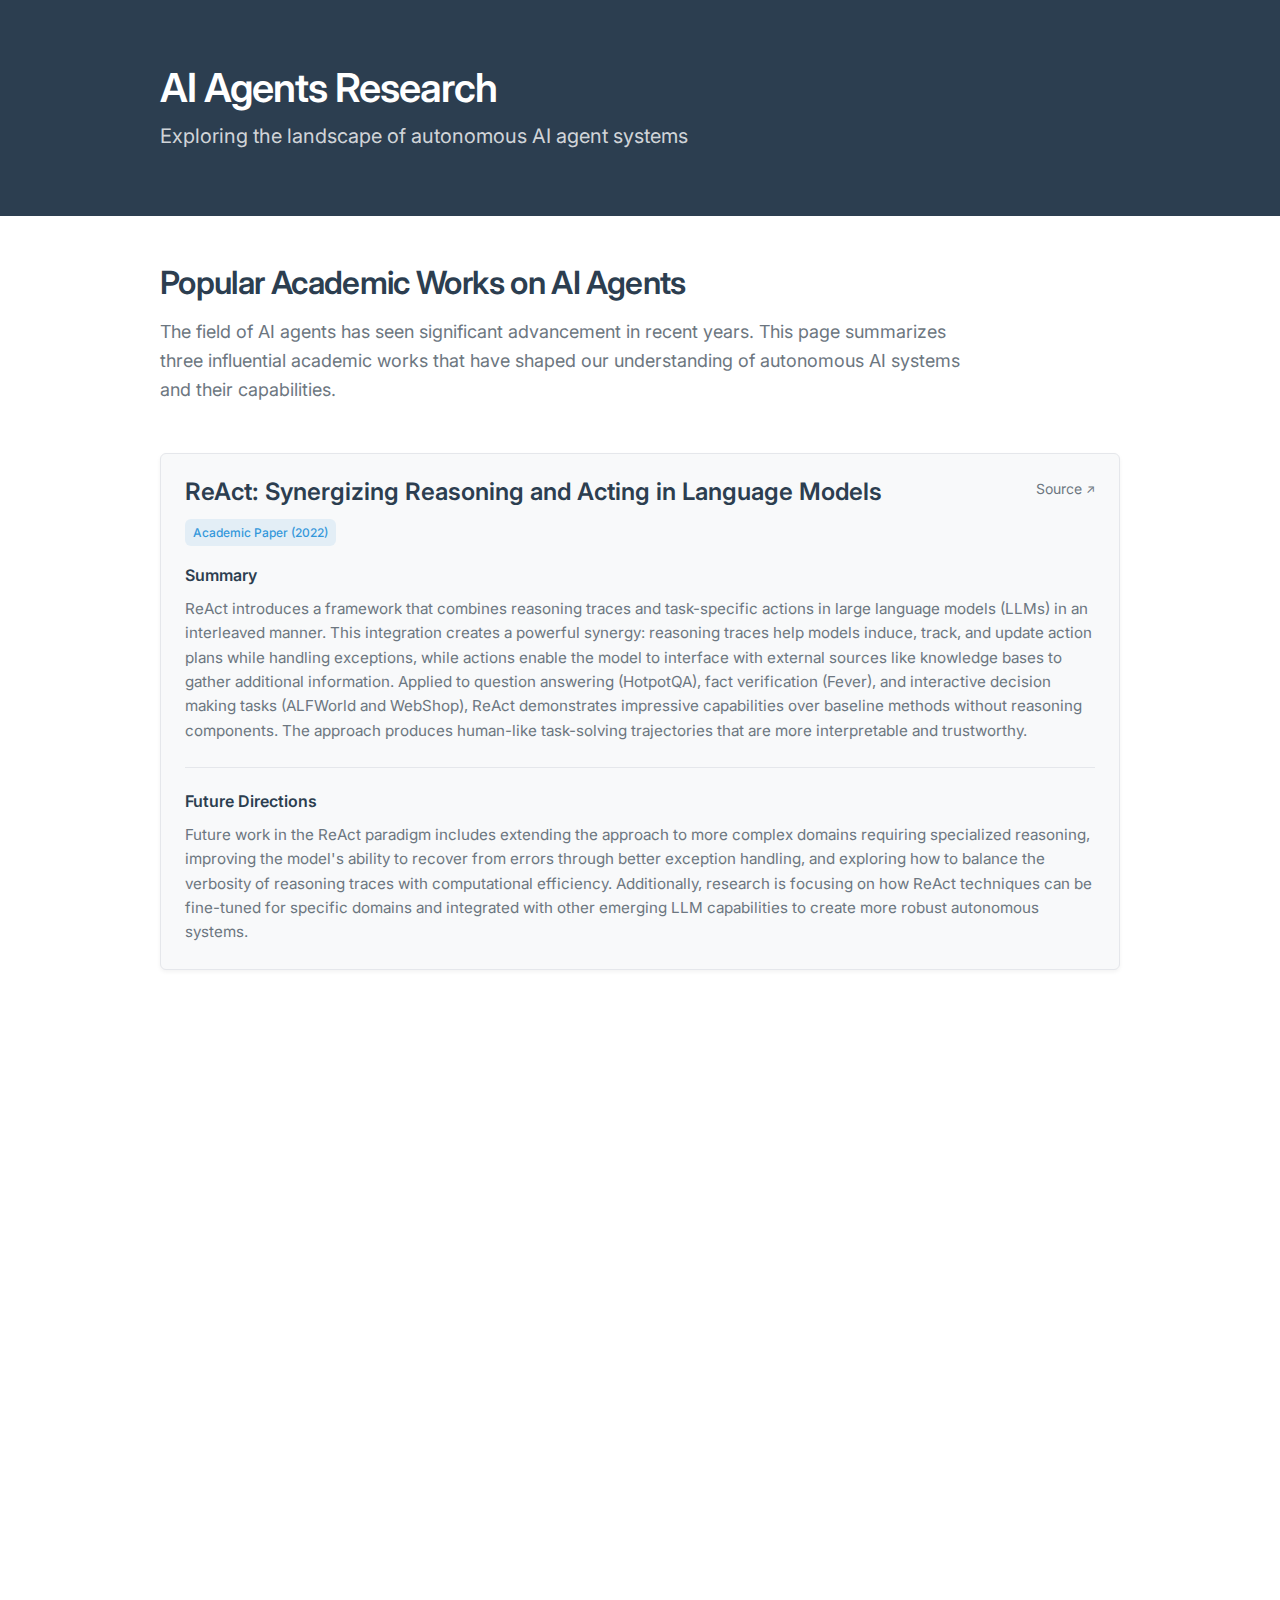
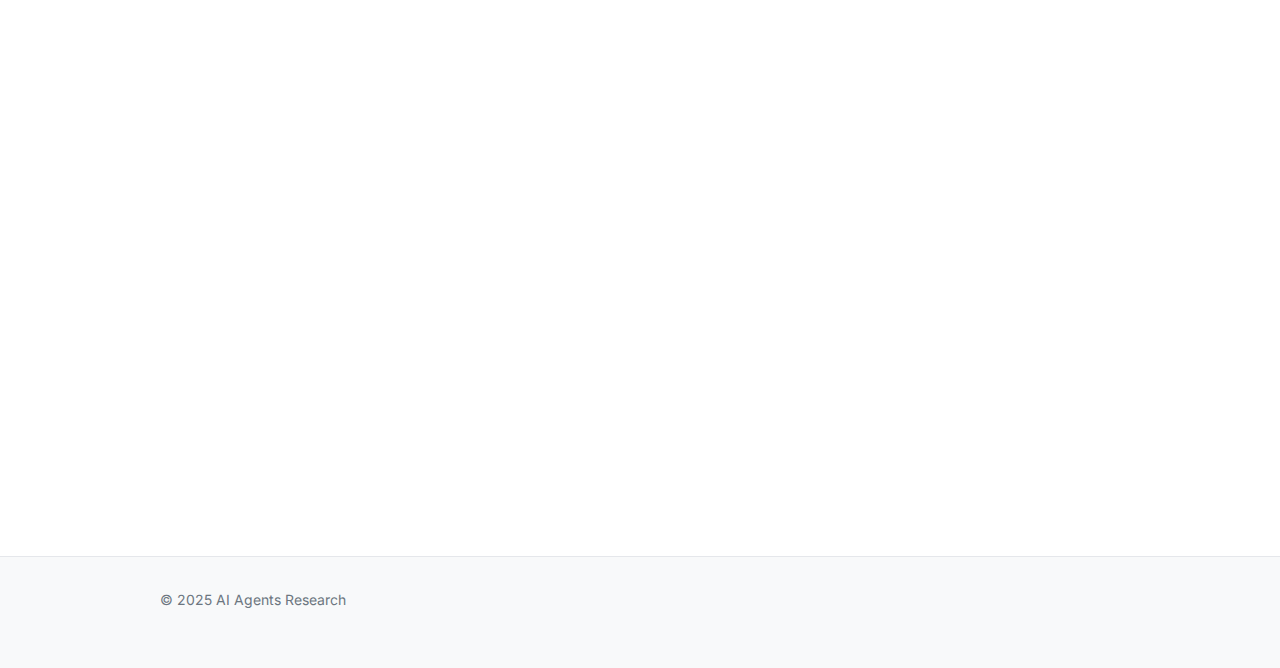
<file: webpage/index.html>
<!DOCTYPE html>
<html lang="en">
<head>
  <meta charset="UTF-8">
  <meta name="viewport" content="width=device-width, initial-scale=1.0">
  <title>AI Agents Research: Academic Works</title>
  <link rel="stylesheet" href="styles.css">
  <link rel="preconnect" href="https://fonts.googleapis.com">
  <link rel="preconnect" href="https://fonts.gstatic.com" crossorigin>
  <link href="https://fonts.googleapis.com/css2?family=Inter:wght@300;400;500;600;700&display=swap" rel="stylesheet">
</head>
<body>
  <header>
    <div class="container">
      <h1>AI Agents Research</h1>
      <p class="subtitle">Exploring the landscape of autonomous AI agent systems</p>
    </div>
  </header>

  <main class="container">
    <section class="intro">
      <h2>Popular Academic Works on AI Agents</h2>
      <p>The field of AI agents has seen significant advancement in recent years. This page summarizes three influential academic works that have shaped our understanding of autonomous AI systems and their capabilities.</p>
    </section>

    <section class="academic-works">
      <div class="academic-work" id="work-1">
        <div class="work-header">
          <h3>ReAct: Synergizing Reasoning and Acting in Language Models</h3>
          <a href="https://arxiv.org/abs/2210.03629" target="_blank" rel="noopener noreferrer" class="source-link">
            Source <span class="external-icon">↗</span>
          </a>
        </div>
        <div class="work-badge">Academic Paper (2022)</div>
        <div class="work-content">
          <div class="work-section">
            <h4>Summary</h4>
            <p>ReAct introduces a framework that combines reasoning traces and task-specific actions in large language models (LLMs) in an interleaved manner. This integration creates a powerful synergy: reasoning traces help models induce, track, and update action plans while handling exceptions, while actions enable the model to interface with external sources like knowledge bases to gather additional information. Applied to question answering (HotpotQA), fact verification (Fever), and interactive decision making tasks (ALFWorld and WebShop), ReAct demonstrates impressive capabilities over baseline methods without reasoning components. The approach produces human-like task-solving trajectories that are more interpretable and trustworthy.</p>
          </div>
          <div class="work-separator"></div>
          <div class="work-section">
            <h4>Future Directions</h4>
            <p>Future work in the ReAct paradigm includes extending the approach to more complex domains requiring specialized reasoning, improving the model's ability to recover from errors through better exception handling, and exploring how to balance the verbosity of reasoning traces with computational efficiency. Additionally, research is focusing on how ReAct techniques can be fine-tuned for specific domains and integrated with other emerging LLM capabilities to create more robust autonomous systems.</p>
          </div>
        </div>
      </div>

      <div class="academic-work" id="work-2">
        <div class="work-header">
          <h3>AutoGPT: An Autonomous GPT-4 Experiment</h3>
          <a href="https://github.com/Significant-Gravitas/AutoGPT" target="_blank" rel="noopener noreferrer" class="source-link">
            Source <span class="external-icon">↗</span>
          </a>
        </div>
        <div class="work-badge">Open Source Project (2023)</div>
        <div class="work-content">
          <div class="work-section">
            <h4>Summary</h4>
            <p>AutoGPT represents one of the first implementations of autonomous GPT-4 agents capable of breaking down complex goals into manageable tasks and executing them with minimal human intervention. The architecture employs a sophisticated memory system combining both short-term and long-term storage, allowing the agent to maintain context across long sequences of actions. AutoGPT pioneered the implementation of a feedback loop where the agent can reason about its actions, evaluate their effectiveness, and adjust its plans accordingly. Its modular command structure allows the agent to interact with various external tools and APIs, extending the capabilities beyond what a standard language model could accomplish alone.</p>
          </div>
          <div class="work-separator"></div>
          <div class="work-section">
            <h4>Future Directions</h4>
            <p>Future development of AutoGPT aims to enhance collaborative multi-agent systems where multiple specialized agents can work together on complex tasks. Research is also focusing on improving the agent's planning capabilities through more sophisticated hierarchical task decomposition, developing better safety and alignment mechanisms to ensure agents act according to human values, and creating more efficient memory systems that can scale to very long-running tasks. The AutoGPT ecosystem is moving toward standardized protocols for agent communication and becoming a platform for continuous agent learning from experience.</p>
          </div>
        </div>
      </div>

      <div class="academic-work" id="work-3">
        <div class="work-header">
          <h3>LangChain: Building Applications with LLMs through Composability</h3>
          <a href="https://arxiv.org/abs/2310.03722" target="_blank" rel="noopener noreferrer" class="source-link">
            Source <span class="external-icon">↗</span>
          </a>
        </div>
        <div class="work-badge">Framework Paper (2023)</div>
        <div class="work-content">
          <div class="work-section">
            <h4>Summary</h4>
            <p>LangChain introduces a composable framework for developing applications powered by language models. It specifically addresses the challenges of building agentic systems by providing structured components for memory, reasoning chains, and tool integration. The framework's Agent abstractions enable developers to create systems where LLMs can decide on actions to take, execute those actions, observe outcomes, and determine next steps. LangChain popularized concepts such as tool-augmented agents, retrieval-augmented generation, and conversational memory patterns that have become standard in the field. The paper demonstrates how these components can be composed to create sophisticated applications ranging from question-answering systems to autonomous research assistants.</p>
          </div>
          <div class="work-separator"></div>
          <div class="work-section">
            <h4>Future Directions</h4>
            <p>Future research directions for LangChain include developing more sophisticated agent architectures that can better handle complex reasoning and planning tasks, improving the integration of multi-agent systems where agents with different specializations can collaborate effectively, creating more robust evaluation frameworks to benchmark agent performance across different tasks, and exploring how agents can learn and improve from experience over time. Additionally, research is investigating agent orchestration at scale, where multiple agents can be efficiently deployed and managed in production environments.</p>
          </div>
        </div>
      </div>
    </section>
  </main>

  <footer>
    <div class="container">
      <p>© 2025 AI Agents Research</p>
    </div>
  </footer>

  <script src="script.js"></script>
</body>
</html>
</file>
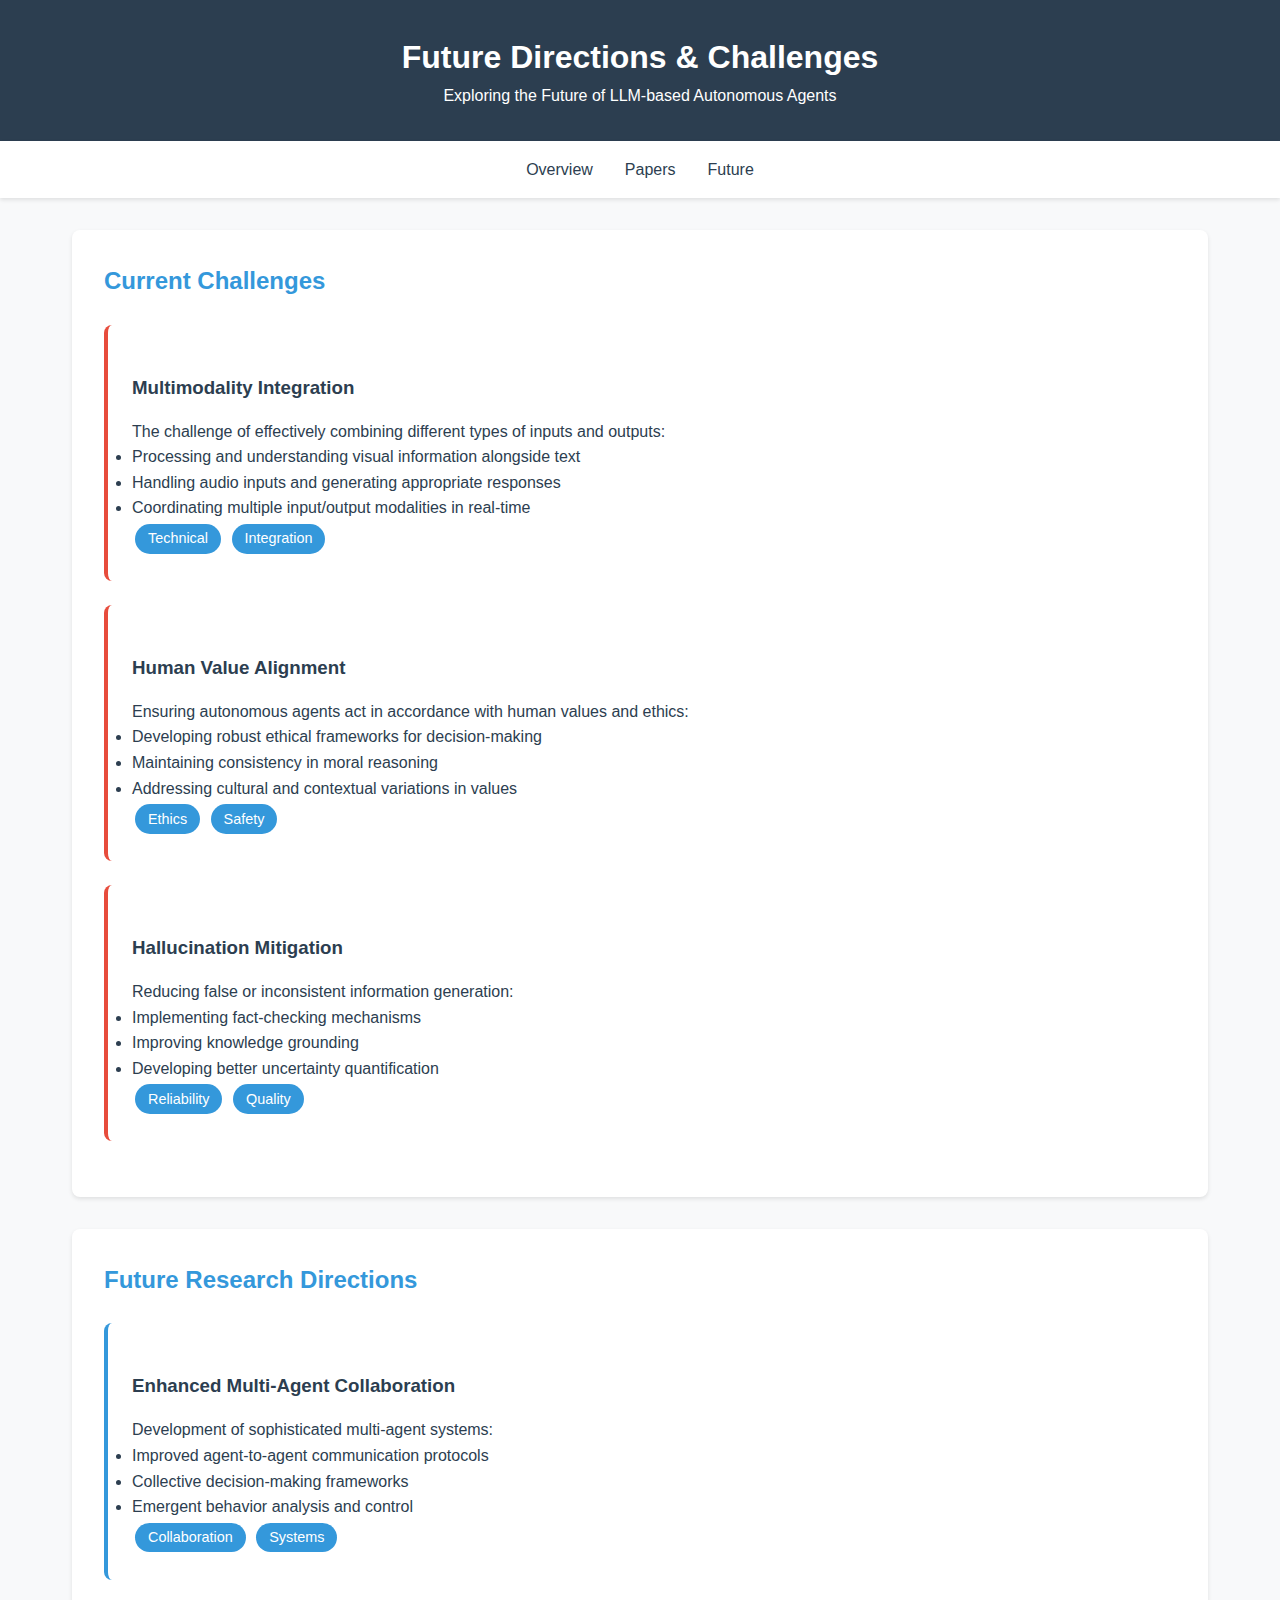
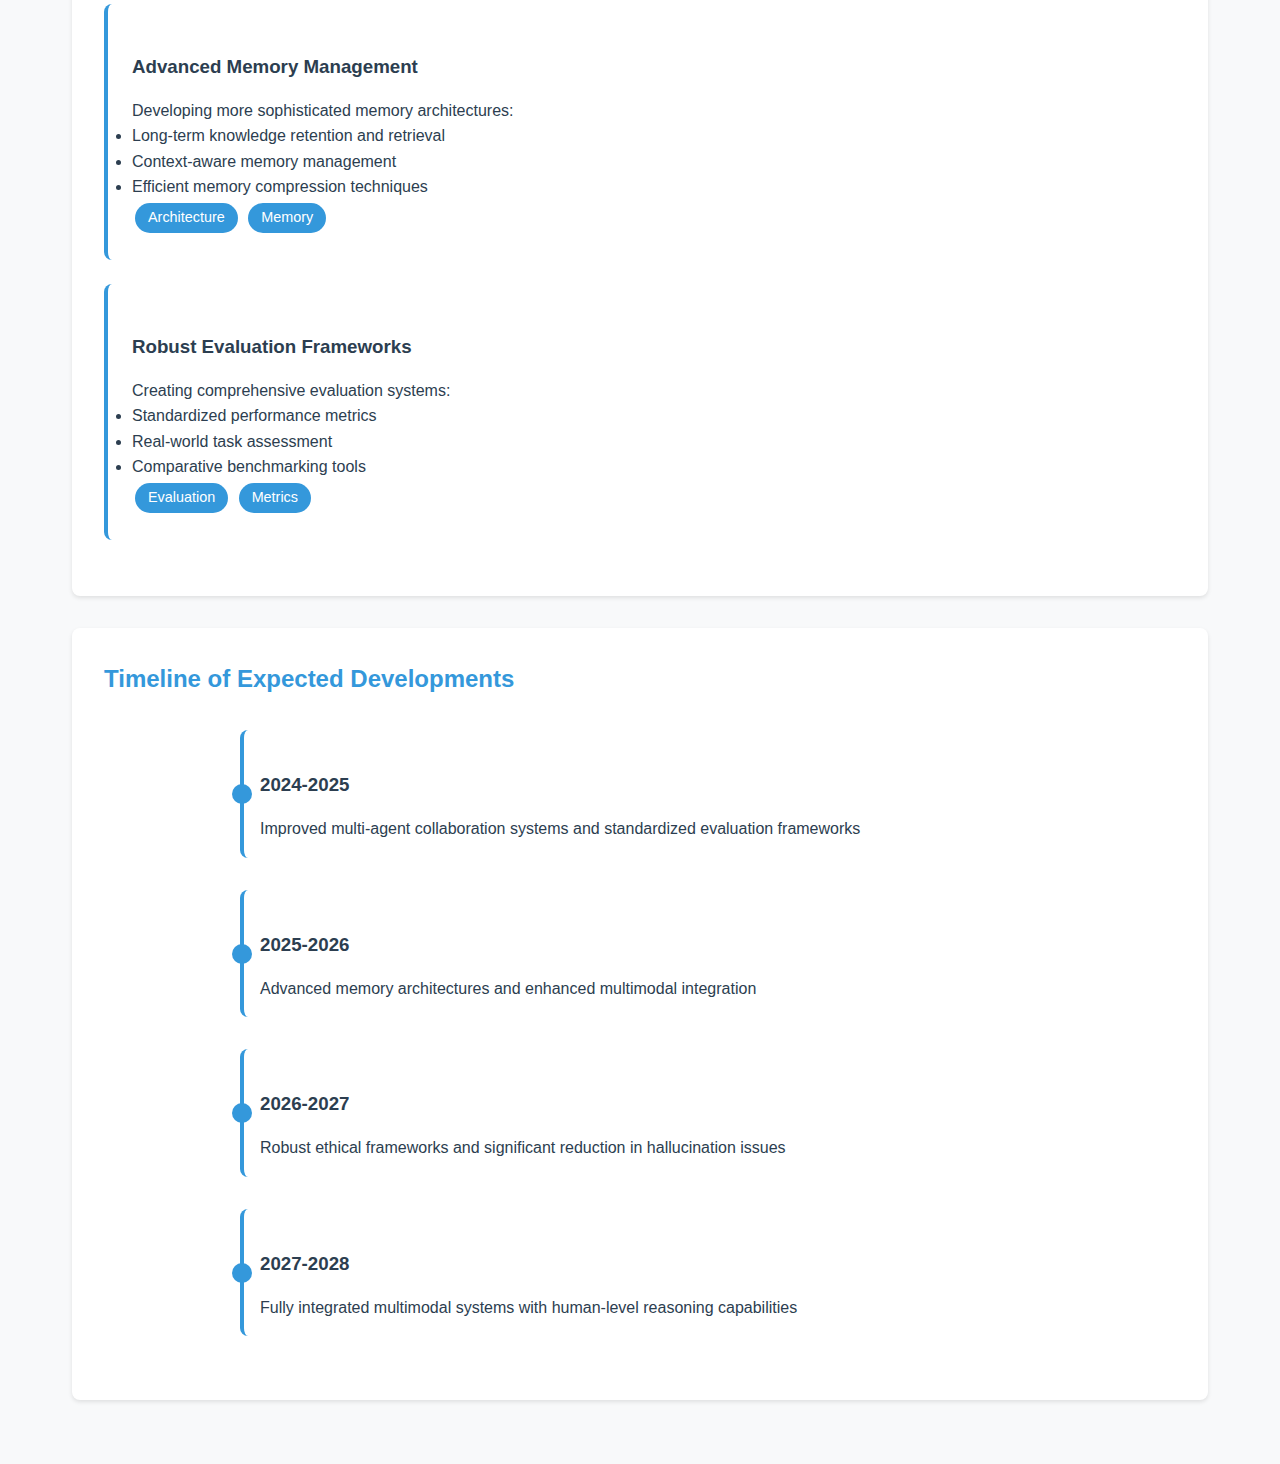
<file: research/future.html>
<!DOCTYPE html>
<html lang="en">
<head>
    <meta charset="UTF-8">
    <meta name="viewport" content="width=device-width, initial-scale=1.0">
    <title>Future Directions - LLM-based Autonomous Agents</title>
    <style>
        :root {
            --primary-color: #2c3e50;
            --secondary-color: #3498db;
            --accent-color: #e74c3c;
            --background-color: #f8f9fa;
            --text-color: #2c3e50;
        }

        * {
            margin: 0;
            padding: 0;
            box-sizing: border-box;
        }

        body {
            font-family: 'Segoe UI', Tahoma, Geneva, Verdana, sans-serif;
            line-height: 1.6;
            color: var(--text-color);
            background-color: var(--background-color);
        }

        header {
            background-color: var(--primary-color);
            color: white;
            padding: 2rem 0;
            text-align: center;
        }

        nav {
            background-color: white;
            padding: 1rem 0;
            box-shadow: 0 2px 4px rgba(0,0,0,0.1);
        }

        nav ul {
            max-width: 1200px;
            margin: 0 auto;
            list-style: none;
            display: flex;
            justify-content: center;
            gap: 2rem;
        }

        nav a {
            color: var(--primary-color);
            text-decoration: none;
            font-weight: 500;
        }

        nav a:hover {
            color: var(--secondary-color);
        }

        .container {
            max-width: 1200px;
            margin: 0 auto;
            padding: 2rem;
        }

        .section {
            background: white;
            padding: 2rem;
            border-radius: 8px;
            box-shadow: 0 2px 4px rgba(0,0,0,0.1);
            margin-bottom: 2rem;
        }

        h2 {
            color: var(--secondary-color);
            margin-bottom: 1.5rem;
        }

        h3 {
            color: var(--primary-color);
            margin: 1.5rem 0 1rem;
        }

        .challenge-card {
            background: #fff;
            padding: 1.5rem;
            border-radius: 8px;
            border-left: 4px solid var(--accent-color);
            margin-bottom: 1.5rem;
        }

        .direction-card {
            background: #fff;
            padding: 1.5rem;
            border-radius: 8px;
            border-left: 4px solid var(--secondary-color);
            margin-bottom: 1.5rem;
        }

        .timeline {
            position: relative;
            max-width: 800px;
            margin: 2rem auto;
        }

        .timeline-item {
            padding: 1rem;
            background: white;
            border-radius: 8px;
            margin-bottom: 2rem;
            position: relative;
            border-left: 4px solid var(--secondary-color);
        }

        .timeline-item::before {
            content: '';
            position: absolute;
            width: 20px;
            height: 20px;
            background: var(--secondary-color);
            border-radius: 50%;
            left: -12px;
            top: 50%;
            transform: translateY(-50%);
        }

        .tag {
            display: inline-block;
            background: var(--secondary-color);
            color: white;
            padding: 0.2rem 0.8rem;
            border-radius: 15px;
            font-size: 0.9rem;
            margin: 0.2rem;
        }
    </style>
</head>
<body>
    <header>
        <h1>Future Directions & Challenges</h1>
        <p>Exploring the Future of LLM-based Autonomous Agents</p>
    </header>

    <nav>
        <ul>
            <li><a href="research.html">Overview</a></li>
            <li><a href="papers.html">Papers</a></li>
            <li><a href="future.html">Future</a></li>
        </ul>
    </nav>

    <div class="container">
        <section class="section">
            <h2>Current Challenges</h2>
            
            <div class="challenge-card">
                <h3>Multimodality Integration</h3>
                <p>The challenge of effectively combining different types of inputs and outputs:</p>
                <ul>
                    <li>Processing and understanding visual information alongside text</li>
                    <li>Handling audio inputs and generating appropriate responses</li>
                    <li>Coordinating multiple input/output modalities in real-time</li>
                </ul>
                <span class="tag">Technical</span>
                <span class="tag">Integration</span>
            </div>

            <div class="challenge-card">
                <h3>Human Value Alignment</h3>
                <p>Ensuring autonomous agents act in accordance with human values and ethics:</p>
                <ul>
                    <li>Developing robust ethical frameworks for decision-making</li>
                    <li>Maintaining consistency in moral reasoning</li>
                    <li>Addressing cultural and contextual variations in values</li>
                </ul>
                <span class="tag">Ethics</span>
                <span class="tag">Safety</span>
            </div>

            <div class="challenge-card">
                <h3>Hallucination Mitigation</h3>
                <p>Reducing false or inconsistent information generation:</p>
                <ul>
                    <li>Implementing fact-checking mechanisms</li>
                    <li>Improving knowledge grounding</li>
                    <li>Developing better uncertainty quantification</li>
                </ul>
                <span class="tag">Reliability</span>
                <span class="tag">Quality</span>
            </div>
        </section>

        <section class="section">
            <h2>Future Research Directions</h2>

            <div class="direction-card">
                <h3>Enhanced Multi-Agent Collaboration</h3>
                <p>Development of sophisticated multi-agent systems:</p>
                <ul>
                    <li>Improved agent-to-agent communication protocols</li>
                    <li>Collective decision-making frameworks</li>
                    <li>Emergent behavior analysis and control</li>
                </ul>
                <span class="tag">Collaboration</span>
                <span class="tag">Systems</span>
            </div>

            <div class="direction-card">
                <h3>Advanced Memory Management</h3>
                <p>Developing more sophisticated memory architectures:</p>
                <ul>
                    <li>Long-term knowledge retention and retrieval</li>
                    <li>Context-aware memory management</li>
                    <li>Efficient memory compression techniques</li>
                </ul>
                <span class="tag">Architecture</span>
                <span class="tag">Memory</span>
            </div>

            <div class="direction-card">
                <h3>Robust Evaluation Frameworks</h3>
                <p>Creating comprehensive evaluation systems:</p>
                <ul>
                    <li>Standardized performance metrics</li>
                    <li>Real-world task assessment</li>
                    <li>Comparative benchmarking tools</li>
                </ul>
                <span class="tag">Evaluation</span>
                <span class="tag">Metrics</span>
            </div>
        </section>

        <section class="section">
            <h2>Timeline of Expected Developments</h2>
            
            <div class="timeline">
                <div class="timeline-item">
                    <h3>2024-2025</h3>
                    <p>Improved multi-agent collaboration systems and standardized evaluation frameworks</p>
                </div>

                <div class="timeline-item">
                    <h3>2025-2026</h3>
                    <p>Advanced memory architectures and enhanced multimodal integration</p>
                </div>

                <div class="timeline-item">
                    <h3>2026-2027</h3>
                    <p>Robust ethical frameworks and significant reduction in hallucination issues</p>
                </div>

                <div class="timeline-item">
                    <h3>2027-2028</h3>
                    <p>Fully integrated multimodal systems with human-level reasoning capabilities</p>
                </div>
            </div>
        </section>
    </div>
</body>
</html>
</file>
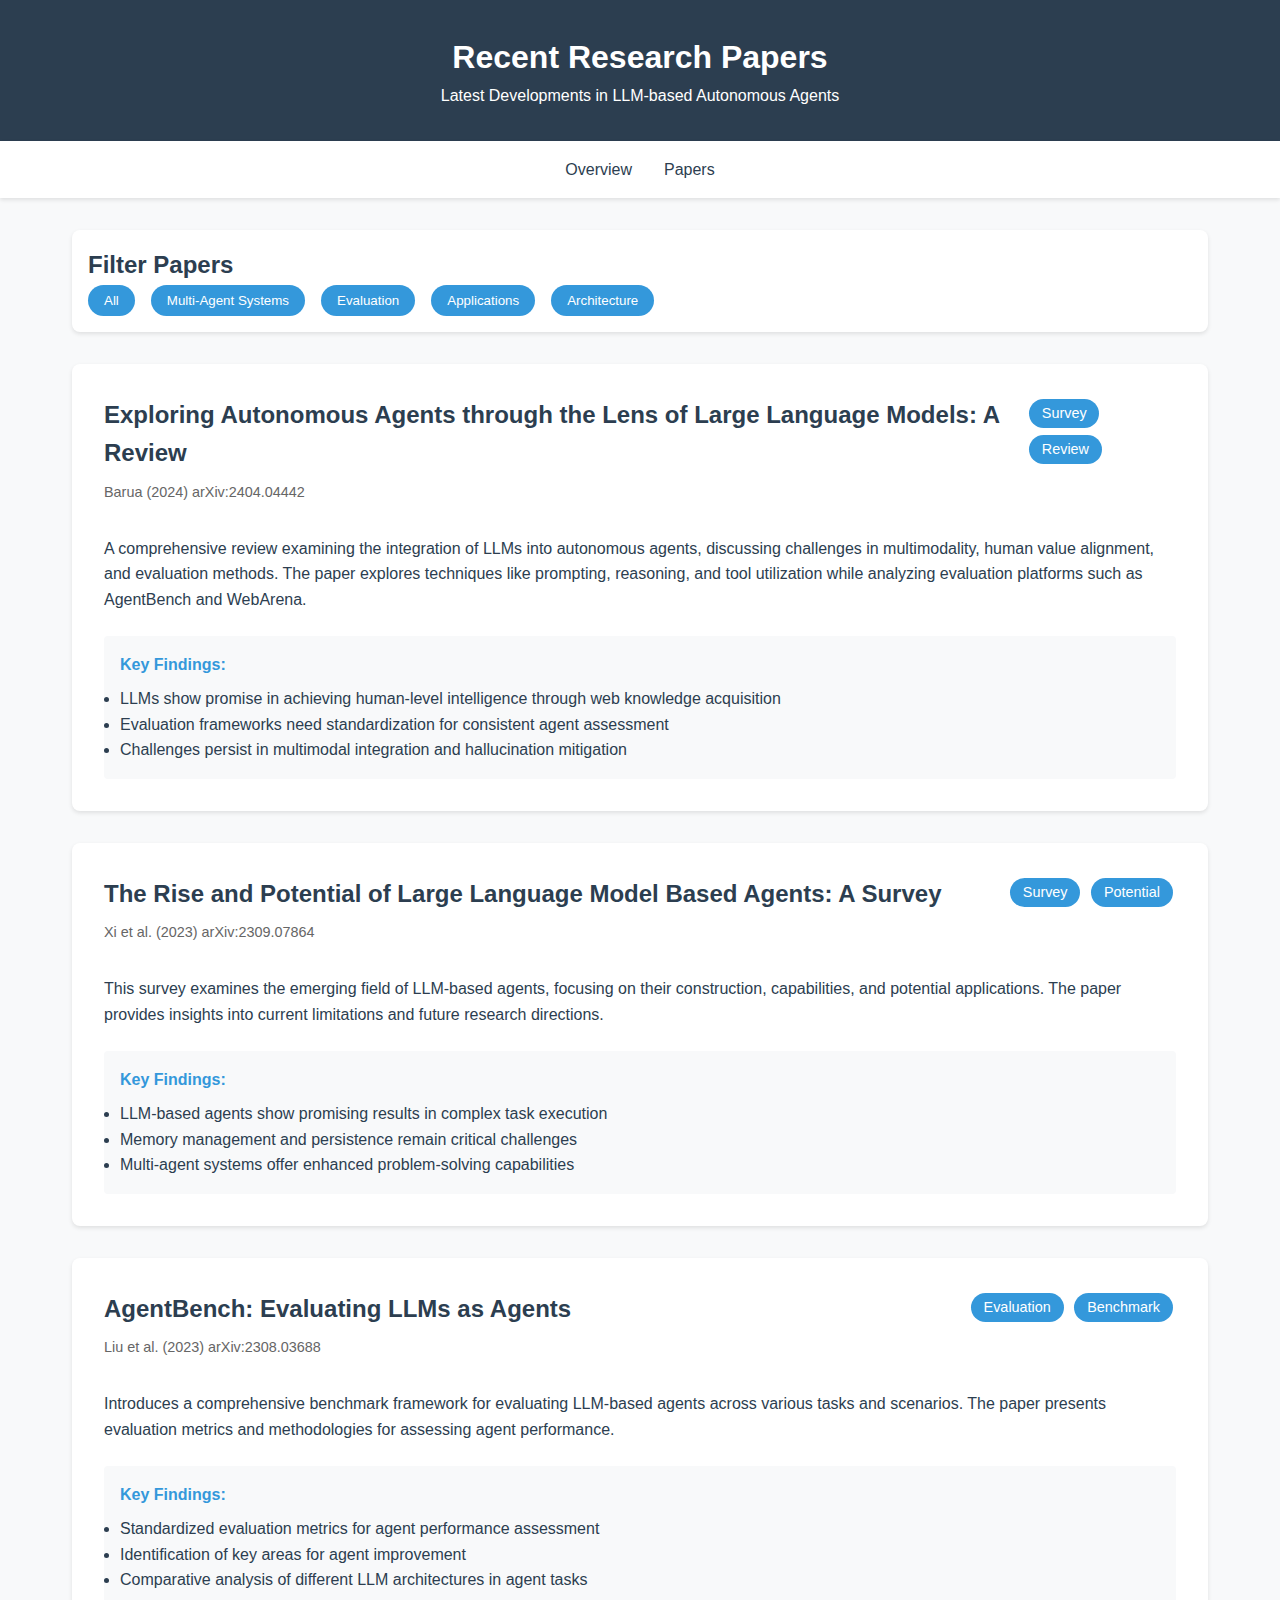
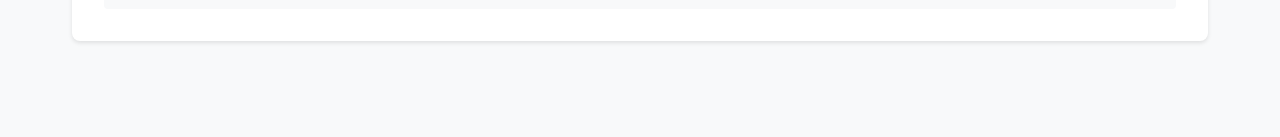
<file: research/papers.html>
<!DOCTYPE html>
<html lang="en">
<head>
    <meta charset="UTF-8">
    <meta name="viewport" content="width=device-width, initial-scale=1.0">
    <title>Recent Papers - LLM-based Autonomous Agents</title>
    <style>
        :root {
            --primary-color: #2c3e50;
            --secondary-color: #3498db;
            --accent-color: #e74c3c;
            --background-color: #f8f9fa;
            --text-color: #2c3e50;
        }

        * {
            margin: 0;
            padding: 0;
            box-sizing: border-box;
        }

        body {
            font-family: 'Segoe UI', Tahoma, Geneva, Verdana, sans-serif;
            line-height: 1.6;
            color: var(--text-color);
            background-color: var(--background-color);
        }

        header {
            background-color: var(--primary-color);
            color: white;
            padding: 2rem 0;
            text-align: center;
        }

        nav {
            background-color: white;
            padding: 1rem 0;
            box-shadow: 0 2px 4px rgba(0,0,0,0.1);
        }

        nav ul {
            max-width: 1200px;
            margin: 0 auto;
            list-style: none;
            display: flex;
            justify-content: center;
            gap: 2rem;
        }

        nav a {
            color: var(--primary-color);
            text-decoration: none;
            font-weight: 500;
        }

        nav a:hover {
            color: var(--secondary-color);
        }

        .container {
            max-width: 1200px;
            margin: 0 auto;
            padding: 2rem;
        }

        .paper-section {
            margin-bottom: 4rem;
        }

        .paper-card {
            background: white;
            padding: 2rem;
            border-radius: 8px;
            box-shadow: 0 2px 4px rgba(0,0,0,0.1);
            margin-bottom: 2rem;
        }

        .paper-header {
            display: flex;
            justify-content: space-between;
            align-items: flex-start;
            margin-bottom: 1rem;
        }

        .paper-title {
            color: var(--primary-color);
            font-size: 1.5rem;
            margin-bottom: 0.5rem;
        }

        .paper-meta {
            color: #666;
            font-size: 0.9rem;
            margin-bottom: 1rem;
        }

        .paper-abstract {
            margin-bottom: 1.5rem;
        }

        .tag {
            display: inline-block;
            background: var(--secondary-color);
            color: white;
            padding: 0.2rem 0.8rem;
            border-radius: 15px;
            font-size: 0.9rem;
            margin: 0.2rem;
        }

        .key-findings {
            background: #f8f9fa;
            padding: 1rem;
            border-radius: 4px;
            margin-top: 1rem;
        }

        .key-findings h4 {
            color: var(--secondary-color);
            margin-bottom: 0.5rem;
        }

        .filter-section {
            margin-bottom: 2rem;
            padding: 1rem;
            background: white;
            border-radius: 8px;
            box-shadow: 0 2px 4px rgba(0,0,0,0.1);
        }

        .filter-buttons {
            display: flex;
            gap: 1rem;
            flex-wrap: wrap;
        }

        .filter-button {
            padding: 0.5rem 1rem;
            border: none;
            border-radius: 20px;
            background: var(--secondary-color);
            color: white;
            cursor: pointer;
            transition: background-color 0.2s;
        }

        .filter-button:hover {
            background: var(--primary-color);
        }
    </style>
</head>
<body>
    <header>
        <h1>Recent Research Papers</h1>
        <p>Latest Developments in LLM-based Autonomous Agents</p>
    </header>

    <nav>
        <ul>
            <li><a href="research.html">Overview</a></li>
            <li><a href="papers.html">Papers</a></li>
        </ul>
    </nav>

    <div class="container">
        <section class="filter-section">
            <h2>Filter Papers</h2>
            <div class="filter-buttons">
                <button class="filter-button">All</button>
                <button class="filter-button">Multi-Agent Systems</button>
                <button class="filter-button">Evaluation</button>
                <button class="filter-button">Applications</button>
                <button class="filter-button">Architecture</button>
            </div>
        </section>

        <section class="paper-section">
            <div class="paper-card">
                <div class="paper-header">
                    <div>
                        <h3 class="paper-title">Exploring Autonomous Agents through the Lens of Large Language Models: A Review</h3>
                        <div class="paper-meta">
                            <span>Barua (2024)</span>
                            <span>arXiv:2404.04442</span>
                        </div>
                    </div>
                    <div>
                        <span class="tag">Survey</span>
                        <span class="tag">Review</span>
                    </div>
                </div>
                <div class="paper-abstract">
                    <p>A comprehensive review examining the integration of LLMs into autonomous agents, discussing challenges in multimodality, human value alignment, and evaluation methods. The paper explores techniques like prompting, reasoning, and tool utilization while analyzing evaluation platforms such as AgentBench and WebArena.</p>
                </div>
                <div class="key-findings">
                    <h4>Key Findings:</h4>
                    <ul>
                        <li>LLMs show promise in achieving human-level intelligence through web knowledge acquisition</li>
                        <li>Evaluation frameworks need standardization for consistent agent assessment</li>
                        <li>Challenges persist in multimodal integration and hallucination mitigation</li>
                    </ul>
                </div>
            </div>

            <div class="paper-card">
                <div class="paper-header">
                    <div>
                        <h3 class="paper-title">The Rise and Potential of Large Language Model Based Agents: A Survey</h3>
                        <div class="paper-meta">
                            <span>Xi et al. (2023)</span>
                            <span>arXiv:2309.07864</span>
                        </div>
                    </div>
                    <div>
                        <span class="tag">Survey</span>
                        <span class="tag">Potential</span>
                    </div>
                </div>
                <div class="paper-abstract">
                    <p>This survey examines the emerging field of LLM-based agents, focusing on their construction, capabilities, and potential applications. The paper provides insights into current limitations and future research directions.</p>
                </div>
                <div class="key-findings">
                    <h4>Key Findings:</h4>
                    <ul>
                        <li>LLM-based agents show promising results in complex task execution</li>
                        <li>Memory management and persistence remain critical challenges</li>
                        <li>Multi-agent systems offer enhanced problem-solving capabilities</li>
                    </ul>
                </div>
            </div>

            <div class="paper-card">
                <div class="paper-header">
                    <div>
                        <h3 class="paper-title">AgentBench: Evaluating LLMs as Agents</h3>
                        <div class="paper-meta">
                            <span>Liu et al. (2023)</span>
                            <span>arXiv:2308.03688</span>
                        </div>
                    </div>
                    <div>
                        <span class="tag">Evaluation</span>
                        <span class="tag">Benchmark</span>
                    </div>
                </div>
                <div class="paper-abstract">
                    <p>Introduces a comprehensive benchmark framework for evaluating LLM-based agents across various tasks and scenarios. The paper presents evaluation metrics and methodologies for assessing agent performance.</p>
                </div>
                <div class="key-findings">
                    <h4>Key Findings:</h4>
                    <ul>
                        <li>Standardized evaluation metrics for agent performance assessment</li>
                        <li>Identification of key areas for agent improvement</li>
                        <li>Comparative analysis of different LLM architectures in agent tasks</li>
                    </ul>
                </div>
            </div>
        </section>
    </div>
</body>
</html>
</file>
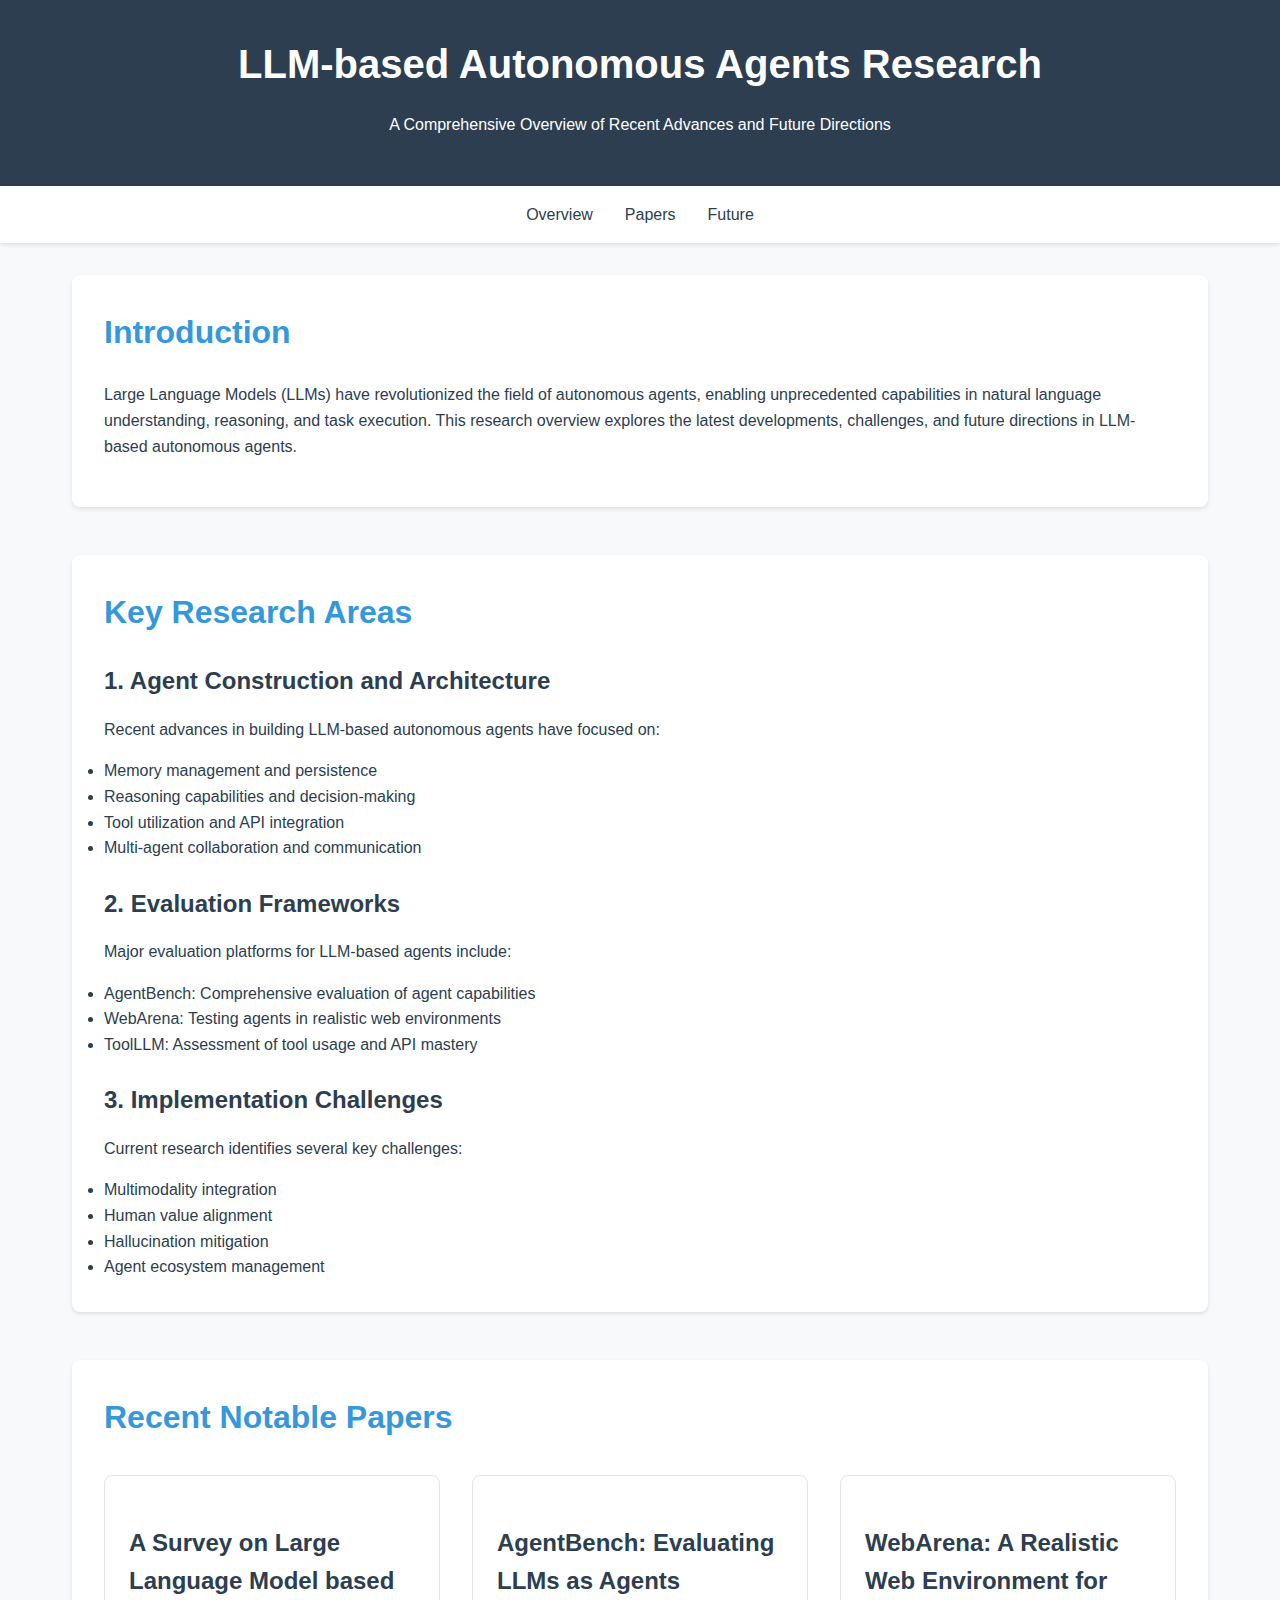
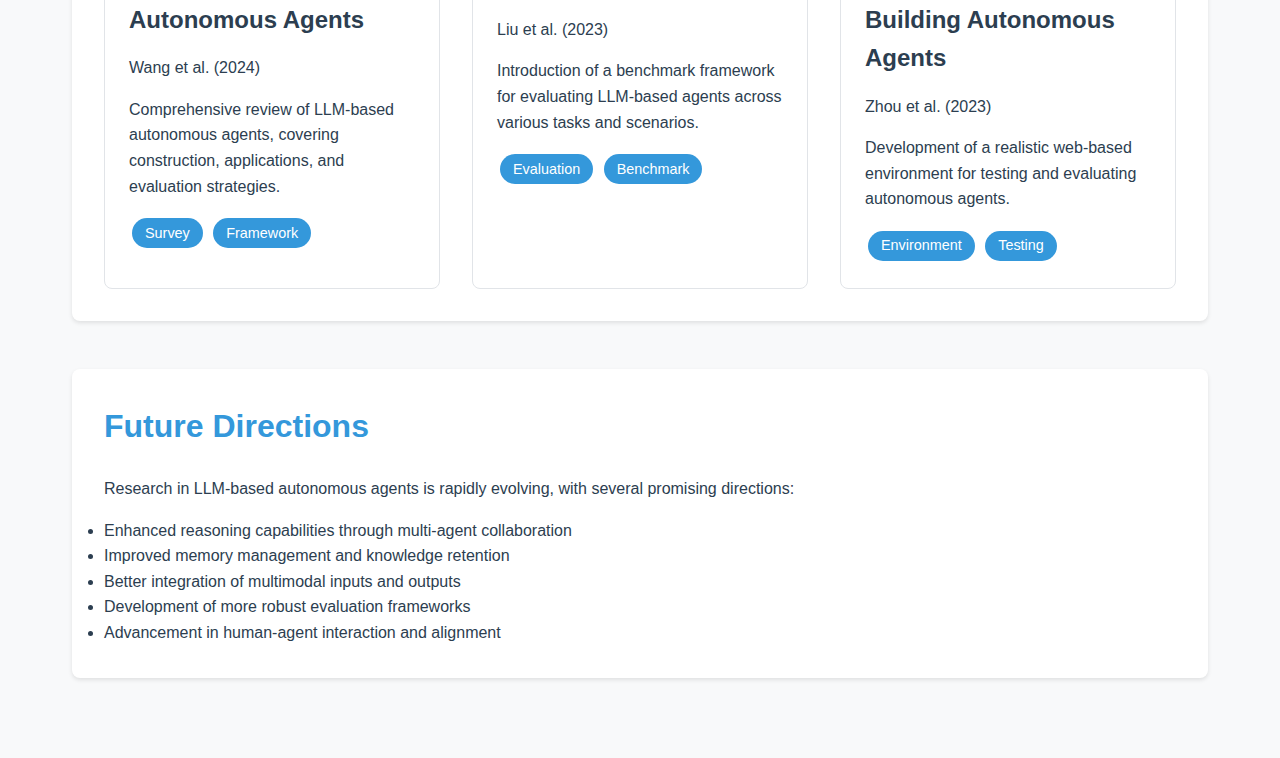
<file: research/research.html>
<!DOCTYPE html>
<html lang="en">
<head>
    <meta charset="UTF-8">
    <meta name="viewport" content="width=device-width, initial-scale=1.0">
    <title>LLM-based Autonomous Agents Research</title>
    <style>
        :root {
            --primary-color: #2c3e50;
            --secondary-color: #3498db;
            --accent-color: #e74c3c;
            --background-color: #f8f9fa;
            --text-color: #2c3e50;
        }

        * {
            margin: 0;
            padding: 0;
            box-sizing: border-box;
        }

        body {
            font-family: 'Segoe UI', Tahoma, Geneva, Verdana, sans-serif;
            line-height: 1.6;
            color: var(--text-color);
            background-color: var(--background-color);
        }

        header {
            background-color: var(--primary-color);
            color: white;
            padding: 2rem 0;
            text-align: center;
        }

        nav {
            background-color: white;
            padding: 1rem 0;
            box-shadow: 0 2px 4px rgba(0,0,0,0.1);
        }

        nav ul {
            max-width: 1200px;
            margin: 0 auto;
            list-style: none;
            display: flex;
            justify-content: center;
            gap: 2rem;
        }

        nav a {
            color: var(--primary-color);
            text-decoration: none;
            font-weight: 500;
        }

        nav a:hover {
            color: var(--secondary-color);
        }

        .container {
            max-width: 1200px;
            margin: 0 auto;
            padding: 2rem;
        }

        .section {
            margin-bottom: 3rem;
            background: white;
            padding: 2rem;
            border-radius: 8px;
            box-shadow: 0 2px 4px rgba(0,0,0,0.1);
        }

        h1 {
            font-size: 2.5rem;
            margin-bottom: 1rem;
        }

        h2 {
            color: var(--secondary-color);
            margin-bottom: 1.5rem;
            font-size: 2rem;
        }

        h3 {
            color: var(--primary-color);
            margin: 1.5rem 0 1rem;
            font-size: 1.5rem;
        }

        p {
            margin-bottom: 1rem;
        }

        .paper-grid {
            display: grid;
            grid-template-columns: repeat(auto-fit, minmax(300px, 1fr));
            gap: 2rem;
            margin-top: 2rem;
        }

        .paper-card {
            background: white;
            padding: 1.5rem;
            border-radius: 8px;
            border: 1px solid #e1e4e8;
            transition: transform 0.2s;
        }

        .paper-card:hover {
            transform: translateY(-5px);
            box-shadow: 0 4px 8px rgba(0,0,0,0.1);
        }

        .tag {
            display: inline-block;
            background: var(--secondary-color);
            color: white;
            padding: 0.2rem 0.8rem;
            border-radius: 15px;
            font-size: 0.9rem;
            margin: 0.2rem;
        }

        .timeline {
            position: relative;
            max-width: 1200px;
            margin: 2rem auto;
        }

        .timeline::after {
            content: '';
            position: absolute;
            width: 2px;
            background: var(--secondary-color);
            top: 0;
            bottom: 0;
            left: 50%;
            margin-left: -1px;
        }
    </style>
</head>
<body>
    <header>
        <h1>LLM-based Autonomous Agents Research</h1>
        <p>A Comprehensive Overview of Recent Advances and Future Directions</p>
    </header>

    <nav>
        <ul>
            <li><a href="research.html">Overview</a></li>
            <li><a href="papers.html">Papers</a></li>
            <li><a href="future.html">Future</a></li>
        </ul>
    </nav>

    <div class="container">
        <section class="section">
            <h2>Introduction</h2>
            <p>Large Language Models (LLMs) have revolutionized the field of autonomous agents, enabling unprecedented capabilities in natural language understanding, reasoning, and task execution. This research overview explores the latest developments, challenges, and future directions in LLM-based autonomous agents.</p>
        </section>

        <section class="section">
            <h2>Key Research Areas</h2>
            
            <h3>1. Agent Construction and Architecture</h3>
            <p>Recent advances in building LLM-based autonomous agents have focused on:</p>
            <ul>
                <li>Memory management and persistence</li>
                <li>Reasoning capabilities and decision-making</li>
                <li>Tool utilization and API integration</li>
                <li>Multi-agent collaboration and communication</li>
            </ul>

            <h3>2. Evaluation Frameworks</h3>
            <p>Major evaluation platforms for LLM-based agents include:</p>
            <ul>
                <li>AgentBench: Comprehensive evaluation of agent capabilities</li>
                <li>WebArena: Testing agents in realistic web environments</li>
                <li>ToolLLM: Assessment of tool usage and API mastery</li>
            </ul>

            <h3>3. Implementation Challenges</h3>
            <p>Current research identifies several key challenges:</p>
            <ul>
                <li>Multimodality integration</li>
                <li>Human value alignment</li>
                <li>Hallucination mitigation</li>
                <li>Agent ecosystem management</li>
            </ul>
        </section>

        <section class="section">
            <h2>Recent Notable Papers</h2>
            <div class="paper-grid">
                <div class="paper-card">
                    <h3>A Survey on Large Language Model based Autonomous Agents</h3>
                    <p>Wang et al. (2024)</p>
                    <p>Comprehensive review of LLM-based autonomous agents, covering construction, applications, and evaluation strategies.</p>
                    <span class="tag">Survey</span>
                    <span class="tag">Framework</span>
                </div>

                <div class="paper-card">
                    <h3>AgentBench: Evaluating LLMs as Agents</h3>
                    <p>Liu et al. (2023)</p>
                    <p>Introduction of a benchmark framework for evaluating LLM-based agents across various tasks and scenarios.</p>
                    <span class="tag">Evaluation</span>
                    <span class="tag">Benchmark</span>
                </div>

                <div class="paper-card">
                    <h3>WebArena: A Realistic Web Environment for Building Autonomous Agents</h3>
                    <p>Zhou et al. (2023)</p>
                    <p>Development of a realistic web-based environment for testing and evaluating autonomous agents.</p>
                    <span class="tag">Environment</span>
                    <span class="tag">Testing</span>
                </div>
            </div>
        </section>

        <section class="section">
            <h2>Future Directions</h2>
            <p>Research in LLM-based autonomous agents is rapidly evolving, with several promising directions:</p>
            <ul>
                <li>Enhanced reasoning capabilities through multi-agent collaboration</li>
                <li>Improved memory management and knowledge retention</li>
                <li>Better integration of multimodal inputs and outputs</li>
                <li>Development of more robust evaluation frameworks</li>
                <li>Advancement in human-agent interaction and alignment</li>
            </ul>
        </section>
    </div>
</body>
</html>
</file>
<file: webpage/styles.css>
/* Base styles */
:root {
  --primary-color: #2c3e50;
  --secondary-color: #3498db;
  --accent-color: #1abc9c;
  --text-color: #333;
  --text-light: #6c7680;
  --background-color: #fff;
  --background-alt: #f8f9fa;
  --border-color: #e5e7eb;
  --border-radius: 6px;
  --shadow: 0 2px 4px rgba(0, 0, 0, 0.05);
  --transition: all 0.3s ease;
}

* {
  margin: 0;
  padding: 0;
  box-sizing: border-box;
}

body {
  font-family: 'Inter', -apple-system, BlinkMacSystemFont, 'Segoe UI', Roboto, Oxygen, Ubuntu, Cantarell, 'Open Sans', 'Helvetica Neue', sans-serif;
  line-height: 1.6;
  color: var(--text-color);
  background-color: var(--background-color);
}

.container {
  width: 100%;
  max-width: 1000px;
  margin: 0 auto;
  padding: 0 20px;
}

/* Typography */
h1, h2, h3, h4, h5, h6 {
  font-weight: 600;
  line-height: 1.2;
  margin-bottom: 1rem;
  color: var(--primary-color);
}

h1 {
  font-size: 2.5rem;
  letter-spacing: -0.025em;
}

h2 {
  font-size: 2rem;
  letter-spacing: -0.02em;
}

h3 {
  font-size: 1.5rem;
}

h4 {
  font-size: 1.25rem;
}

p {
  margin-bottom: 1.5rem;
}

a {
  color: var(--secondary-color);
  text-decoration: none;
  transition: var(--transition);
}

a:hover {
  color: var(--accent-color);
}

/* Header */
header {
  background-color: var(--primary-color);
  color: white;
  padding: 4rem 0;
  margin-bottom: 3rem;
}

header h1 {
  color: white;
  margin-bottom: 0.5rem;
}

header .subtitle {
  font-size: 1.25rem;
  color: rgba(255, 255, 255, 0.8);
  margin-bottom: 0;
}

/* Main content */
main {
  margin-bottom: 5rem;
}

.intro {
  margin-bottom: 3rem;
  max-width: 800px;
}

.intro p {
  color: var(--text-light);
  font-size: 1.125rem;
}

/* Academic works */
.academic-works {
  display: flex;
  flex-direction: column;
  gap: 2.5rem;
}

.academic-work {
  background-color: var(--background-alt);
  border: 1px solid var(--border-color);
  border-radius: var(--border-radius);
  overflow: hidden;
  transition: var(--transition);
  box-shadow: var(--shadow);
  padding: 1.5rem;
}

.academic-work:hover {
  box-shadow: 0 8px 16px rgba(0, 0, 0, 0.1);
  transform: translateY(-2px);
}

.work-header {
  display: flex;
  justify-content: space-between;
  align-items: flex-start;
  margin-bottom: 0.5rem;
}

.work-header h3 {
  margin-bottom: 0.25rem;
  padding-right: 1rem;
}

.source-link {
  display: inline-flex;
  align-items: center;
  font-size: 0.875rem;
  color: var(--text-light);
  white-space: nowrap;
}

.source-link:hover {
  color: var(--secondary-color);
}

.external-icon {
  margin-left: 0.25rem;
  font-size: 0.75rem;
}

.work-badge {
  display: inline-block;
  font-size: 0.75rem;
  font-weight: 500;
  padding: 0.25rem 0.5rem;
  background-color: rgba(52, 152, 219, 0.1);
  color: var(--secondary-color);
  border-radius: var(--border-radius);
  margin-bottom: 1.25rem;
}

.work-content {
  display: flex;
  flex-direction: column;
  gap: 1.5rem;
}

.work-section h4 {
  font-size: 1rem;
  margin-bottom: 0.75rem;
  color: var(--primary-color);
}

.work-section p {
  color: var(--text-light);
  font-size: 0.95rem;
  margin-bottom: 0;
}

.work-separator {
  height: 1px;
  background-color: var(--border-color);
  width: 100%;
}

/* Footer */
footer {
  background-color: var(--background-alt);
  border-top: 1px solid var(--border-color);
  padding: 2rem 0;
  color: var(--text-light);
  font-size: 0.875rem;
}

/* Responsive adjustments */
@media (max-width: 768px) {
  header {
    padding: 3rem 0;
  }

  h1 {
    font-size: 2rem;
  }

  h2 {
    font-size: 1.75rem;
  }

  h3 {
    font-size: 1.25rem;
  }

  .work-header {
    flex-direction: column;
  }

  .source-link {
    margin-top: 0.5rem;
  }
}
</file>
